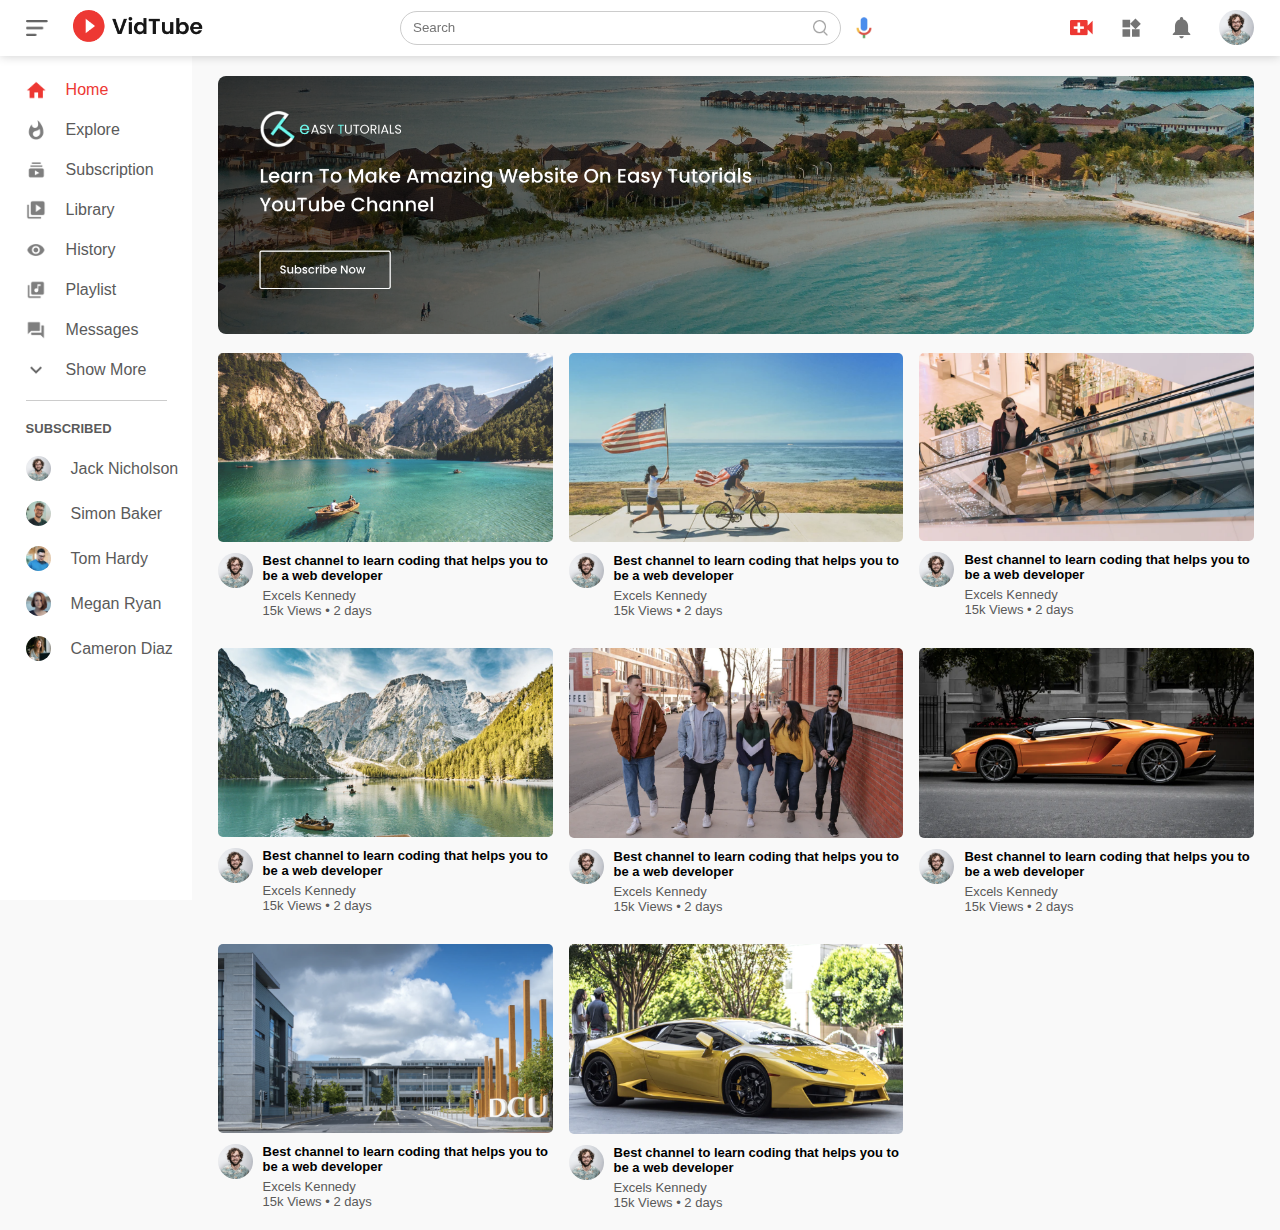
<file: index.html>
<!-- Built on 02/09/2024  -->
<!DOCTYPE html>
<html lang="en">
<head>
    <meta charset="UTF-8">
    <meta name="viewport" content="width=device-width, initial-scale=1.0">
    <title>Video Sharing Website - Excels Kennedy</title>
    <link rel="stylesheet" href="style.css">
    <link rel="shortcut icon" href="images/home.png" type="image/x-icon">
</head>
<body>
    <nav class="flex-div">
        <div class="nav-left flex-div">
            <img src="images/menu.png" class="menu-icon">
            <a href="index.html"><img src="images/logo.png" class="logo"></a>
        </div>
        <div class="nav-middle flex-div">
            <div class="search-box flex-div">
                <input type="text" placeholder="Search">
                <img src="images/search.png">
            </div>
            <img src="images/voice-search.png" class="mic-icon">
        </div>
        <div class="nav-right flex-div">
            <img src="images/upload.png">
            <img src="images/more.png">
            <img src="images/notification.png">
            <img src="images/Jack.png" class="user-icon">
        </div>
    </nav>

    <!-- sidebar  -->

    <div class="sidebar">
        <div class="shortcut-links">
            <a href=""><img src="images/home.png"><p>Home</p></a>
            <a href=""><img src="images/explore.png"><p>Explore</p></a>
            <a href=""><img src="images/subscriprion.png"><p>Subscription</p></a>
            <a href=""><img src="images/library.png"><p>Library</p></a>
            <a href=""><img src="images/history.png"><p>History</p></a>
            <a href=""><img src="images/playlist.png"><p>Playlist</p></a>
            <a href=""><img src="images/messages.png"><p>Messages</p></a>
            <a href=""><img src="images/show-more.png"><p>Show More</p></a>
            <hr>
        </div>
        <div class="subscribed-list">
            <h3>SUBSCRIBED</h3>
            <a href=""><img src="images/Jack.png"><p>Jack Nicholson</p></a>
            <a href=""><img src="images/simon.png"><p>Simon Baker</p></a>
            <a href=""><img src="images/tom.png"><p>Tom Hardy</p></a>
            <a href=""><img src="images/megan.png"><p>Megan Ryan</p></a>
            <a href=""><img src="images/cameron.png"><p>Cameron Diaz</p></a>
        </div>
    </div>

    <!-- main  -->

    <div class="container">
        <div class="banner">
            <img src="images/banner.png">
        </div>
        <div class="list-container">
            <div class="vid-list">
                <a href="playvideo.html"><img src="images/thumbnail1.png" class="thumbnail"></a>
                <div class="flex-div">
                    <img src="images/Jack.png">
                    <div class="vid-info">
                        <a href="playvideo.html">Best channel to learn coding that helps 
                            you to be a web developer</a>
                            <p>Excels Kennedy</p>
                            <p>15k Views &bull; 2 days</p>
                    </div>
                </div>
            </div>
            <div class="vid-list">
                <a href="playvideo.html"><img src="images/thumbnail2.png" class="thumbnail"></a>
                <div class="flex-div">
                    <img src="images/Jack.png">
                    <div class="vid-info">
                        <a href="playvideo.html">Best channel to learn coding that helps 
                            you to be a web developer</a>
                            <p>Excels Kennedy</p>
                            <p>15k Views &bull; 2 days</p>
                    </div>
                </div>
            </div>
            <div class="vid-list">
                <a href="playvideo.html"><img src="images/thumbnail3.png" class="thumbnail"></a>
                <div class="flex-div">
                    <img src="images/Jack.png">
                    <div class="vid-info">
                        <a href="playvideo.html">Best channel to learn coding that helps 
                            you to be a web developer</a>
                            <p>Excels Kennedy</p>
                            <p>15k Views &bull; 2 days</p>
                    </div>
                </div>
            </div>
            <div class="vid-list">
                <a href="playvideo.html"><img src="images/thumbnail4.png" class="thumbnail"></a>
                <div class="flex-div">
                    <img src="images/Jack.png">
                    <div class="vid-info">
                        <a href="playvideo.html">Best channel to learn coding that helps 
                            you to be a web developer</a>
                            <p>Excels Kennedy</p>
                            <p>15k Views &bull; 2 days</p>
                    </div>
                </div>
            </div>
            <div class="vid-list">
                <a href="playvideo.html"><img src="images/thumbnail5.png" class="thumbnail"></a>
                <div class="flex-div">
                    <img src="images/Jack.png">
                    <div class="vid-info">
                        <a href="playvideo.html">Best channel to learn coding that helps 
                            you to be a web developer</a>
                            <p>Excels Kennedy</p>
                            <p>15k Views &bull; 2 days</p>
                    </div>
                </div>
            </div>
            <div class="vid-list">
                <a href="playvideo.html"><img src="images/thumbnail6.png" class="thumbnail"></a>
                <div class="flex-div">
                    <img src="images/Jack.png">
                    <div class="vid-info">
                        <a href="playvideo.html">Best channel to learn coding that helps 
                            you to be a web developer</a>
                            <p>Excels Kennedy</p>
                            <p>15k Views &bull; 2 days</p>
                    </div>
                </div>
            </div>
            <div class="vid-list">
                <a href="playvideo.html"><img src="images/thumbnail7.png" class="thumbnail"></a>
                <div class="flex-div">
                    <img src="images/Jack.png">
                    <div class="vid-info">
                        <a href="playvideo.html">Best channel to learn coding that helps 
                            you to be a web developer</a>
                            <p>Excels Kennedy</p>
                            <p>15k Views &bull; 2 days</p>
                    </div>
                </div>
            </div>
            <div class="vid-list">
                <a href="playvideo.html"><img src="images/thumbnail8.png" class="thumbnail"></a>
                <div class="flex-div">
                    <img src="images/Jack.png">
                    <div class="vid-info">
                        <a href="playvideo.html">Best channel to learn coding that helps 
                            you to be a web developer</a>
                            <p>Excels Kennedy</p>
                            <p>15k Views &bull; 2 days</p>
                    </div>
                </div>
            </div>
        </div>
    </div>


    <script src="script.js"></script>
</body>
</html>
</file>
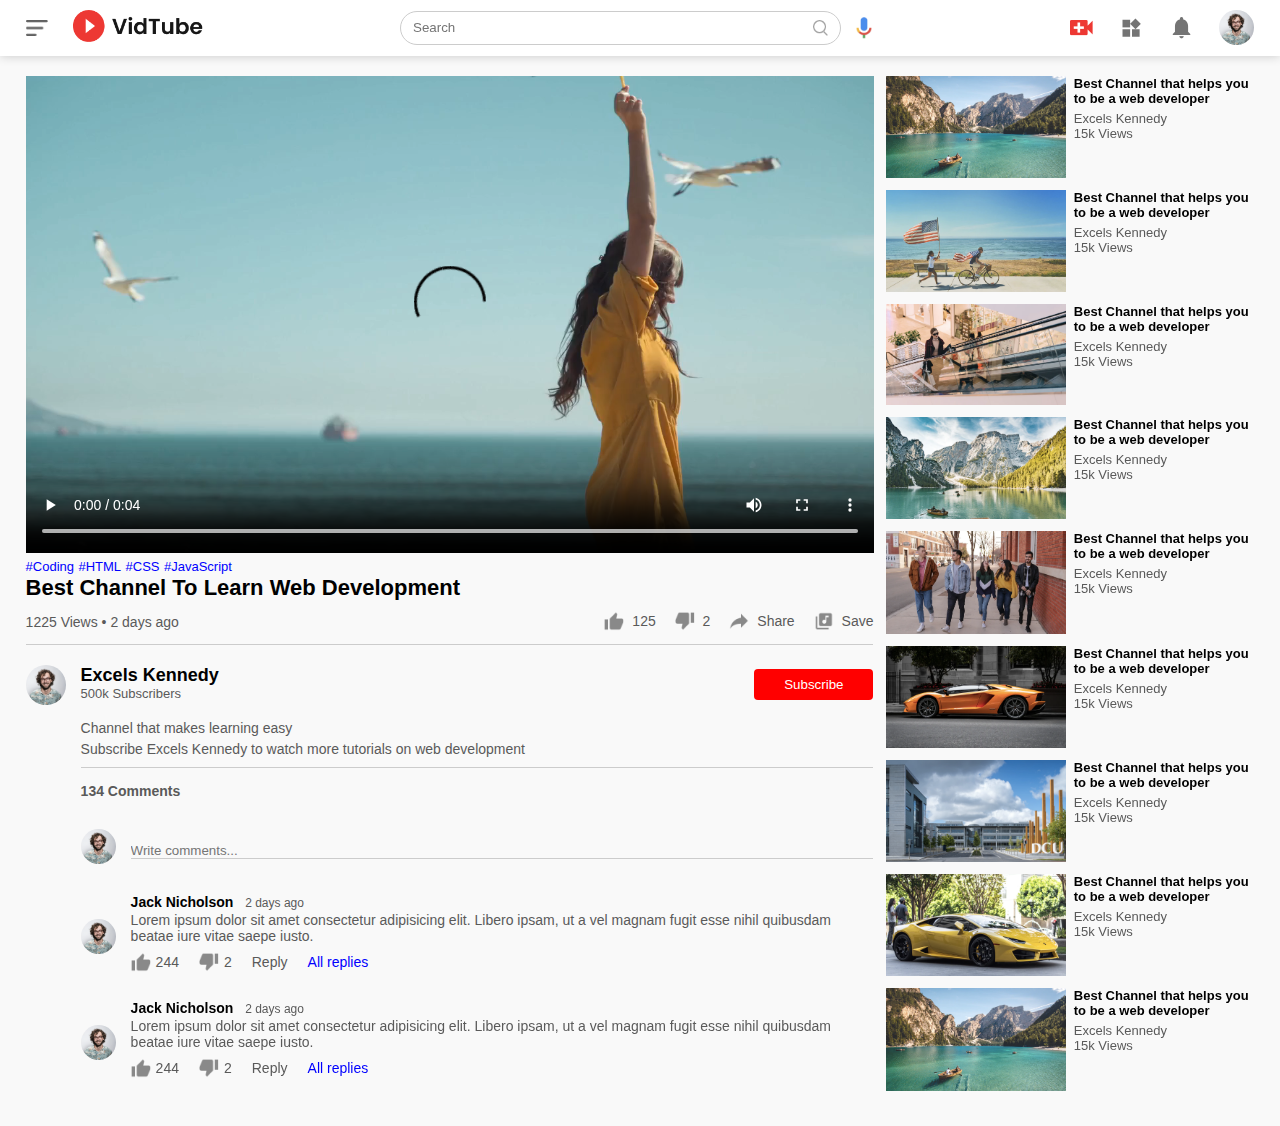
<file: playvideo.html>
<!DOCTYPE html>
<html lang="en">
<head>
    <meta charset="UTF-8">
    <meta name="viewport" content="width=device-width, initial-scale=1.0">
    <title>Play Video - Excels Kennedy</title>
    <link rel="stylesheet" href="style.css">
    <link rel="shortcut icon" href="images/home.png" type="image/x-icon">
</head>
<body>
    <nav class="flex-div">
        <div class="nav-left flex-div">
            <img src="images/menu.png" class="menu-icon">
            <a href="index.html"><img src="images/logo.png" class="logo"></a>
        </div>
        <div class="nav-middle flex-div">
            <div class="search-box flex-div">
                <input type="text" placeholder="Search">
                <img src="images/search.png">
            </div>
            <img src="images/voice-search.png" class="mic-icon">
        </div>
        <div class="nav-right flex-div">
            <img src="images/upload.png">
            <img src="images/more.png">
            <img src="images/notification.png">
            <img src="images/Jack.png" class="user-icon">
        </div>
    </nav>

    <div class="container play-container">
        <div class="row">
            <div class="play-video">
                <video controls autoplay>
                    <source src="images/video.mp4" type="video/mp4">
                </video>
                <div class="tags">
                    <a href="">#Coding</a> <a href="">#HTML</a> <a href="">#CSS</a> <a href="">#JavaScript</a>
                </div>
                <h3>Best Channel To Learn Web Development</h3>
                <div class="play-video-info">
                    <p>1225 Views &bull; 2 days ago</p>
                    <div>
                        <a href=""><img src="images/like.png">125</a>
                        <a href=""><img src="images/dislike.png">2</a>
                        <a href=""><img src="images/share.png">Share</a>
                        <a href=""><img src="images/save.png">Save</a>
                    </div>
                </div>
                <hr>
                <div class="publisher">
                    <img src="images/Jack.png">
                    <div>
                        <p>Excels Kennedy</p>
                        <span>500k Subscribers</span>
                    </div>
                    <button type="button">Subscribe</button>
                </div>
                <div class="vid-description">
                    <p>Channel that makes learning easy</p>
                    <p>Subscribe Excels Kennedy to watch more tutorials on web development</p>
                    <hr>
                    <h4>134 Comments</h4>
                    <div class="add-comment">
                        <img src="images/Jack.png">
                        <input type="text" placeholder="Write comments...">
                    </div>
                    <div class="old-comment">
                        <img src="images/Jack.png">
                        <div>
                            <h3>Jack Nicholson <span>2 days ago</span></h3>
                            <p>Lorem ipsum dolor sit amet consectetur 
                                adipisicing elit. Libero ipsam, ut a vel magnam 
                                fugit esse nihil quibusdam beatae iure vitae saepe iusto.</p>
                                <div class="comment-action">
                                    <img src="images/like.png">
                                    <span>244</span>
                                    <img src="images/dislike.png">
                                    <span>2</span>
                                    <span>Reply</span>
                                    <a href="">All replies</a>
                                </div>
                        </div>
                    </div>
                    <div class="old-comment">
                        <img src="images/Jack.png">
                        <div>
                            <h3>Jack Nicholson <span>2 days ago</span></h3>
                            <p>Lorem ipsum dolor sit amet consectetur 
                                adipisicing elit. Libero ipsam, ut a vel magnam 
                                fugit esse nihil quibusdam beatae iure vitae saepe iusto.</p>
                                <div class="comment-action">
                                    <img src="images/like.png">
                                    <span>244</span>
                                    <img src="images/dislike.png">
                                    <span>2</span>
                                    <span>Reply</span>
                                    <a href="">All replies</a>
                                </div>
                        </div>
                    </div>
                </div>
            </div>
            <div class="right-sidebar">
                <div class="side-video-list">
                    <a href="" class="small-thumbnail"><img src="images/thumbnail1.png"></a>
                    <div class="vid-info">
                        <a href="">Best Channel that helps you to be a web developer</a>
                        <p>Excels Kennedy</p>
                        <p>15k Views</p>
                    </div>
                </div>
                <div class="side-video-list">
                    <a href="" class="small-thumbnail"><img src="images/thumbnail2.png"></a>
                    <div class="vid-info">
                        <a href="">Best Channel that helps you to be a web developer</a>
                        <p>Excels Kennedy</p>
                        <p>15k Views</p>
                    </div>
                </div>
                <div class="side-video-list">
                    <a href="" class="small-thumbnail"><img src="images/thumbnail3.png"></a>
                    <div class="vid-info">
                        <a href="">Best Channel that helps you to be a web developer</a>
                        <p>Excels Kennedy</p>
                        <p>15k Views</p>
                    </div>
                </div>
                <div class="side-video-list">
                    <a href="" class="small-thumbnail"><img src="images/thumbnail4.png"></a>
                    <div class="vid-info">
                        <a href="">Best Channel that helps you to be a web developer</a>
                        <p>Excels Kennedy</p>
                        <p>15k Views</p>
                    </div>
                </div>
                <div class="side-video-list">
                    <a href="" class="small-thumbnail"><img src="images/thumbnail5.png"></a>
                    <div class="vid-info">
                        <a href="">Best Channel that helps you to be a web developer</a>
                        <p>Excels Kennedy</p>
                        <p>15k Views</p>
                    </div>
                </div>
                <div class="side-video-list">
                    <a href="" class="small-thumbnail"><img src="images/thumbnail6.png"></a>
                    <div class="vid-info">
                        <a href="">Best Channel that helps you to be a web developer</a>
                        <p>Excels Kennedy</p>
                        <p>15k Views</p>
                    </div>
                </div>
                <div class="side-video-list">
                    <a href="" class="small-thumbnail"><img src="images/thumbnail7.png"></a>
                    <div class="vid-info">
                        <a href="">Best Channel that helps you to be a web developer</a>
                        <p>Excels Kennedy</p>
                        <p>15k Views</p>
                    </div>
                </div>
                <div class="side-video-list">
                    <a href="" class="small-thumbnail"><img src="images/thumbnail8.png"></a>
                    <div class="vid-info">
                        <a href="">Best Channel that helps you to be a web developer</a>
                        <p>Excels Kennedy</p>
                        <p>15k Views</p>
                    </div>
                </div>
                <div class="side-video-list">
                    <a href="" class="small-thumbnail"><img src="images/thumbnail1.png"></a>
                    <div class="vid-info">
                        <a href="">Best Channel that helps you to be a web developer</a>
                        <p>Excels Kennedy</p>
                        <p>15k Views</p>
                    </div>
                </div>
            </div>
        </div>
    </div>
</body>
</html>
</file>
<file: style.css>
*{
    margin: 0;
    padding: 0;
    font-family: 'poppins', sans-serif;
    box-sizing: border-box;
}
a{
    text-decoration: none;
    color: #5a5a5a;
}
img{
    cursor: pointer;
}
.flex-div{
    display: flex;
    align-items: center;
}
nav{
    padding: 10px 2%;
    justify-content: space-between;
    box-shadow: 0 0 10px rgba(0, 0, 0, 0.2);
    background: #fff;
    position: sticky;
    top: 0;
    z-index: 10;
}
.nav-right img{
    width: 25px;
    margin-right: 25px;
}
.nav-right .user-icon{
    width: 35px;
    border-radius: 50%;
    margin-right: 0;
}
.nav-left .menu-icon{
    width: 22px;
    margin-right: 25px;
}
.nav-left .logo{
    width: 130px;
}
.nav-middle .mic-icon{
    width: 16px;
}
.nav-middle .search-box{
    border: 1px solid #ccc;
    margin-right: 15px;
    padding: 8px 12px;
    border-radius: 25px;
}
.nav-middle .search-box input{
    width: 400px;
    border: 0;
    outline: 0;
    background: transparent;
}
.nav-middle .search-box img{
    width: 15px;
}

/* sidebar  */

.sidebar{
    background: #fff;
    width: 15%;
    height: 100vh;
    position: fixed;
    top: 0;
    padding-left: 2%;
    padding-top: 80px;
}
.shortcut-links a img{
    width: 20px;
    margin-right: 20px;
}
.shortcut-links a{
    display: flex;
    align-items: center;
    margin-bottom: 20px;
    width: fit-content;
    flex-wrap: wrap;
}
.shortcut-links a:first-child{
    color: #ed3833;
}
.sidebar hr{
    border: 0;
    height: 1px;
    background: #ccc;
    width: 85%;
}
.subscribed-list h3{
    font-size: 13px;
    margin: 20px 0;
    color: #5a5a5a;
}
.subscribed-list a{
    display: flex;
    align-items: center;
    margin-bottom: 20px;
    width: fit-content;
    flex-wrap: wrap;
}
.subscribed-list a img{
    width: 25px;
    border-radius: 50%;
    margin-right: 20px;
}
.small-sidebar{
    width: 5%;
}
.small-sidebar a p{
    display: none;
}
.small-sidebar h3{
    display: none;
}
.small-sidebar hr{
    width: 50%;
    margin-bottom: 25px;
}
/* main  */

.container{
    background: #f9f9f9;
    padding-left: 17%;
    padding-right: 2%;
    padding-top: 20px;
    padding-bottom: 20px;
}
.large-container{
    padding: 7%;
}


.banner{
    width: 100%;
}
.banner img{
    width: 100%;
    border-radius: 8px;
}
.list-container{
    display: grid;
    grid-template-columns: repeat(auto-fit, minmax(250px, 1fr));
    grid-column-gap: 16px;
    grid-row-gap: 30px;
    margin-top: 15px;
}
.vid-list .thumbnail{
    width: 100%;
    border-radius: 5px;
}
.vid-list .flex-div{
    align-items: flex-start;
    margin-top: 7px;
}
.vid-list .flex-div img{
    width: 35px;
    margin-right: 10px;
    border-radius: 50%;
}
.vid-info{
    color: #5a5a5a;
    font-size: 13px;
}
.vid-info a{
    color: #000;
    font-weight: 600;
    display: block;
    margin-bottom: 5px;
}


@media (max-width: 900px){
    .menu-icon{
        display: none;
    }
    .sidebar{
        display: none;
    }
    .container, .large-container{
        padding-left: 5%;
        padding-right: 5%;
    }
    .nav-right img{
        display: none;
    }
    .nav-right .user-icon{
        display: block;
        width: 30px;
    }
    .nav-middle .search-box input{
        width: 100px;
    }
    .nav-middle .mic-icon{
        display: none;
    }
    .logo{
        width: 90px;
    }
}


/* play video page  */
.play-container{
    padding-left: 2%;
}
.row{
    display: flex;
    justify-content: space-between;
    flex-wrap: wrap;
}
.play-video{
    flex-basis: 69%;
}
.right-sidebar{
    flex-basis: 30%;
}
.play-video video{
    width: 100%;
}

.side-video-list{
    display: flex;
    justify-content: space-between;
    margin-bottom: 8px;
}
.side-video-list img{
    width: 100%;
}
.side-video-list .small-thumbnail{
    flex-basis: 49%;
}
.side-video-list .vid-info{
    flex-basis: 49%;
}
.play-video .tags a{
    color: #0000ff;
    font-size: 13px;
}
.play-video h3{
    font-weight: 600;
    font-size: 22px;
}
.play-video .play-video-info{
    display: flex;
    align-items: center;
    justify-content: space-between;
    flex-wrap: wrap;
    margin-top: 10px;
    font-size: 14px;
    color: #5a5a5a;
}
.play-video .play-video-info a img{
    width: 20px;
    margin-right: 8px;
}
.play-video .play-video-info a{
    display: inline-flex;
    align-items: center;
    margin-left: 15px;
}
.play-video hr{
    border: 0;
    height: 1px;
    background: #ccc;
    margin: 10px 0;
}
.publisher{
    display: flex;
    align-items: center;
    margin-top: 20px;
}
.publisher div{
    flex: 1;
    line-height: 18px;
}
.publisher img{
    width: 40px;
    border-radius: 50%;
    margin-right: 15px;
}
.publisher div p{
    color: #000;
    font-weight: 600;
    font-size: 18px;
}
.publisher div span{
    font-size: 13px;
    color: #5a5a5a;
}
.publisher button{
    background: red;
    color: #fff;
    padding: 8px 30px;
    border: 0;
    outline: 0;
    border-radius: 4px;
    cursor: pointer;
}
.vid-description{
    padding-left: 55px;
    margin: 15px 0;
}
.vid-description p{
    font-size: 14px;
    margin-bottom: 5px;
    color: #5a5a5a;
}
.vid-description h4{
    font-size: 14px;
    color: #5a5a5a;
    margin-top: 15px;
}
.add-comment{
    display: flex;
    align-items: center;
    margin: 30px 0;
}
.add-comment img{
    width: 35px;
    border-radius: 50%;
    margin-right: 15px;
}
.add-comment input{
    border: 0;
    outline: 0;
    border-bottom: 1px solid #ccc;
    width: 100%;
    padding-top: 10px;
    background: transparent;
}
.old-comment{
    display: flex;
    align-items: center;
    margin: 20px 0;
}
.old-comment img{
    width: 35px;
    border-radius: 50%;
    margin-right: 15px;
}
.old-comment h3{
    font-size: 14px;
    margin-bottom: 2px;
}
.old-comment h3 span{
    font-size: 12px;
    color: #5a5a5a;
    font-weight: 500;
    margin-left: 8px;
}
.old-comment .comment-action{
    display: flex;
    align-items: center;
    margin: 8px 0;
    font-size: 14px;
}
.old-comment .comment-action img{
    border-radius: 0;
    width: 20px;
    margin-right: 5px;
}
.old-comment .comment-action span{
    margin-right: 20px;
    color: #5a5a5a;
}
.old-comment .comment-action a{
    color: #0000ff;
}

@media (max-width: 900px){
    .play-video{
        flex-basis: 100%;
    }
    .right-sidebar{
        flex-basis: 100%;
    }
    .play-container{
        padding-left: 5%;
    }
    .vid-description{
        padding-left: 0;
    }
    .play-video .play-video-info a{
        margin-left: 0;
        margin-right: 15px;
        margin-top: 15px;
    }
}
</file>
